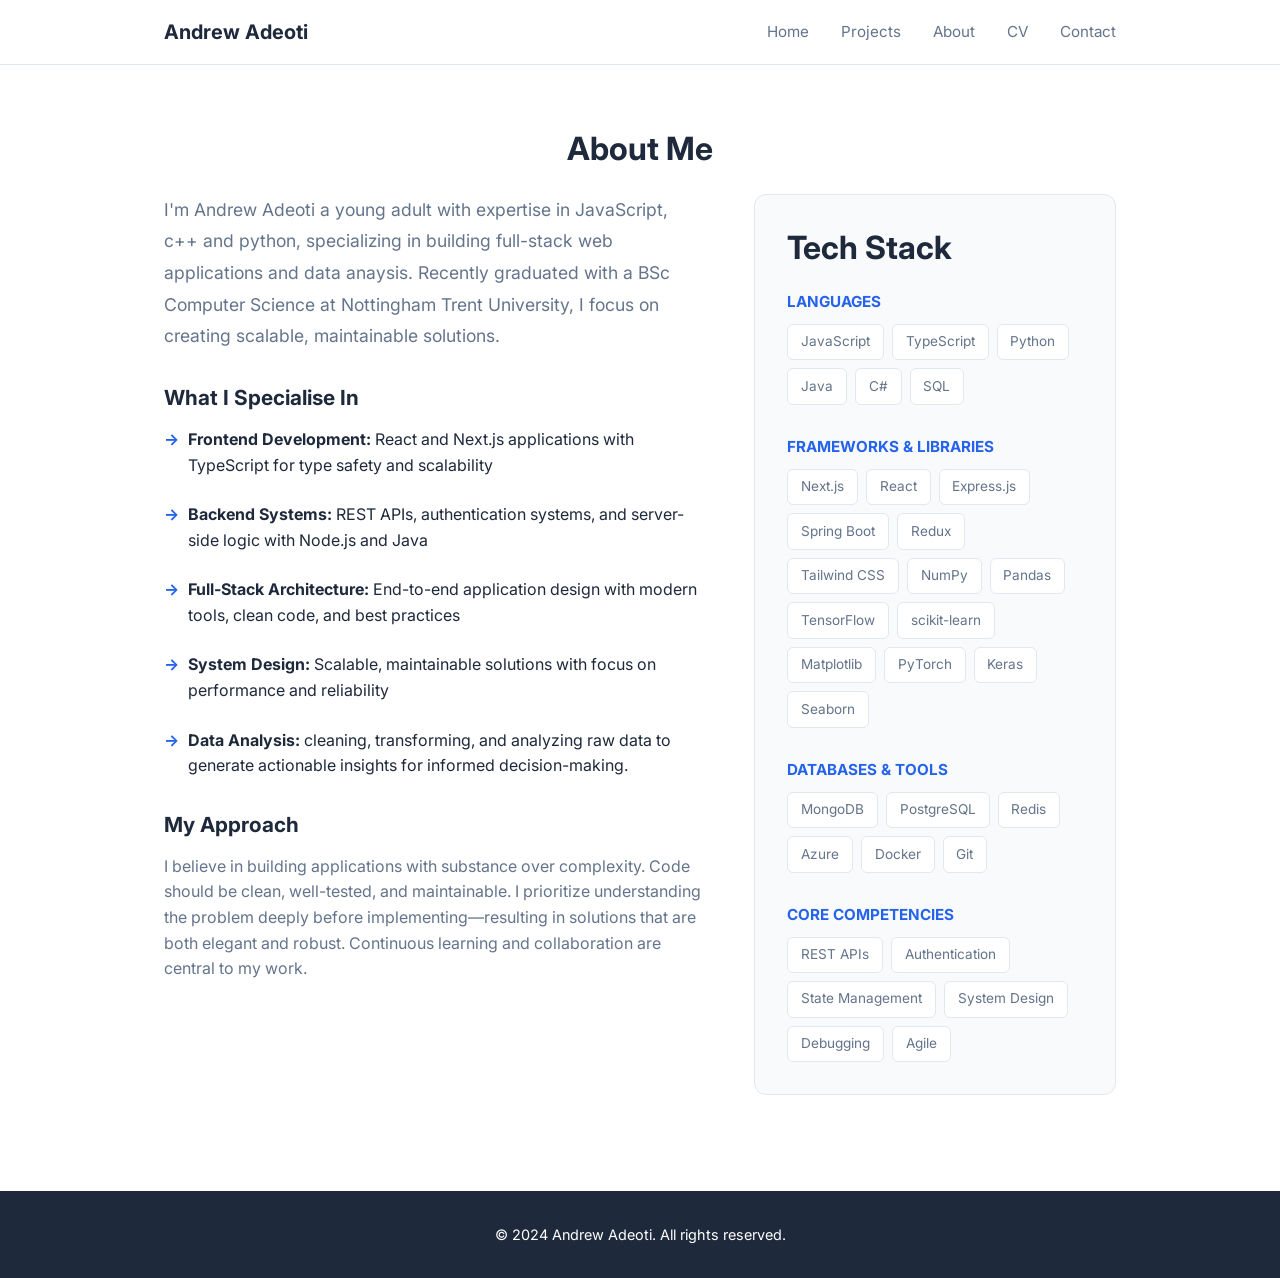
<file: about.html>
<!DOCTYPE html>
<html lang="en">
<head>
    <meta charset="UTF-8">
    <meta name="viewport" content="width=device-width, initial-scale=1.0">
    <title>About Andrew Adeoti - Software Developer</title>
    <link rel="stylesheet" href="styles.css">
    <link href="https://fonts.googleapis.com/css2?family=Inter:wght@400;500;600;700&display=swap" rel="stylesheet">
    <link rel="stylesheet" href="https://cdnjs.cloudflare.com/ajax/libs/font-awesome/6.0.0/css/all.min.css">
</head>
<body>
    <!-- Navigation -->
    <nav class="navbar">
        <div class="nav-container">
            <a href="index.html" class="nav-logo">Andrew Adeoti</a>
            <ul class="nav-menu">
                <li><a href="index.html" class="nav-link">Home</a></li>
                <li><a href="projects.html" class="nav-link">Projects</a></li>
                <li><a href="about.html" class="nav-link">About</a></li>
                <li><a href="cv.html" class="nav-link">CV</a></li>
                <li><a href="index.html#contact" class="nav-link">Contact</a></li>
            </ul>
            <div class="nav-theme-toggle" style="display: none;">
                <button class="theme-toggle" aria-label="Toggle dark mode">
                    <i class="fas fa-sun"></i>
                </button>
            </div>
            <div class="hamburger">
                <span class="bar"></span>
                <span class="bar"></span>
                <span class="bar"></span>
            </div>
        </div>
    </nav>

    <main style="padding-top: 80px;">
        <!-- About Section -->
        <section class="about-full">
            <div class="container">
                <h1 class="section-title">About Me</h1>
                
                <div class="about-content">
                    <div class="about-intro">
                        <p style="font-size: 1.1rem; line-height: 1.8; margin-bottom: 1.5rem;">
                            I'm Andrew Adeoti a young adult with expertise in JavaScript, c++ and python, specializing in building full-stack web applications and data anaysis. Recently graduated with a BSc Computer Science at Nottingham Trent University, I focus on creating scalable, maintainable solutions.
                        </p>
                        
                        <h2 style="margin-top: 2rem; margin-bottom: 1rem;">What I Specialise In</h2>
                        <ul class="specialties-list">
                            <li><strong>Frontend Development:</strong> React and Next.js applications with TypeScript for type safety and scalability</li>
                            <li><strong>Backend Systems:</strong> REST APIs, authentication systems, and server-side logic with Node.js and Java</li>
                            <li><strong>Full-Stack Architecture:</strong> End-to-end application design with modern tools, clean code, and best practices</li>
                            <li><strong>System Design:</strong> Scalable, maintainable solutions with focus on performance and reliability</li>
                            <li><strong>Data Analysis:</strong> cleaning, transforming, and analyzing raw data to generate actionable insights for informed decision-making.</li>
                        </ul>

                        <h2 style="margin-top: 2rem; margin-bottom: 1rem;">My Approach</h2>
                        <p style="color: var(--text-secondary);">
                            I believe in building applications with substance over complexity. Code should be clean, well-tested, and maintainable. I prioritize understanding the problem deeply before implementing—resulting in solutions that are both elegant and robust. Continuous learning and collaboration are central to my work.
                        </p>
                    </div>

                    <div class="about-tech-stack">
                        <h2 style="margin-bottom: 1.5rem;">Tech Stack</h2>
                        
                        <div class="stack-group">
                            <h3 style="font-size: 0.95rem; color: var(--primary); text-transform: uppercase; font-weight: 700; margin-bottom: 0.75rem;">Languages</h3>
                            <div class="skill-badges">
                                <span>JavaScript</span>
                                <span>TypeScript</span>
                                <span>Python</span>
                                <span>Java</span>
                                <span>C#</span>
                                <span>SQL</span>
                            </div>
                        </div>

                        <div class="stack-group">
                            <h3 style="font-size: 0.95rem; color: var(--primary); text-transform: uppercase; font-weight: 700; margin-bottom: 0.75rem;">Frameworks & Libraries</h3>
                            <div class="skill-badges">
                                <span>Next.js</span>
                                <span>React</span>
                                <span>Express.js</span>
                                <span>Spring Boot</span>
                                <span>Redux</span>
                                <span>Tailwind CSS</span>
                                <span>NumPy</span>
                                <span>Pandas</span>
                                <span>TensorFlow</span>
                                <span>scikit-learn</span>
                                <span>Matplotlib</span>
                                <span>PyTorch</span>
                                <span>Keras</span>
                                <span>Seaborn</span>
                            </div>
                        </div>

                        <div class="stack-group">
                            <h3 style="font-size: 0.95rem; color: var(--primary); text-transform: uppercase; font-weight: 700; margin-bottom: 0.75rem;">Databases & Tools</h3>
                            <div class="skill-badges">
                                <span>MongoDB</span>
                                <span>PostgreSQL</span>
                                <span>Redis</span>
                                <span>Azure</span>
                                <span>Docker</span>
                                <span>Git</span>
                            </div>
                        </div>

                        <div class="stack-group">
                            <h3 style="font-size: 0.95rem; color: var(--primary); text-transform: uppercase; font-weight: 700; margin-bottom: 0.75rem;">Core Competencies</h3>
                            <div class="skill-badges">
                                <span>REST APIs</span>
                                <span>Authentication</span>
                                <span>State Management</span>
                                <span>System Design</span>
                                <span>Debugging</span>
                                <span>Agile</span>
                            </div>
                        </div>
                    </div>
                </div>

                <div class="about-cta" style="margin-top: 3rem; text-align: center;">

                </div>
            </div>
        </section>
    </main>

    <!-- Footer -->
    <footer class="footer">
        <div class="container">
            <p>&copy; 2024 Andrew Adeoti. All rights reserved.</p>
        </div>
    </footer>

    <script src="script.js"></script>
</body>
</html>
</file>
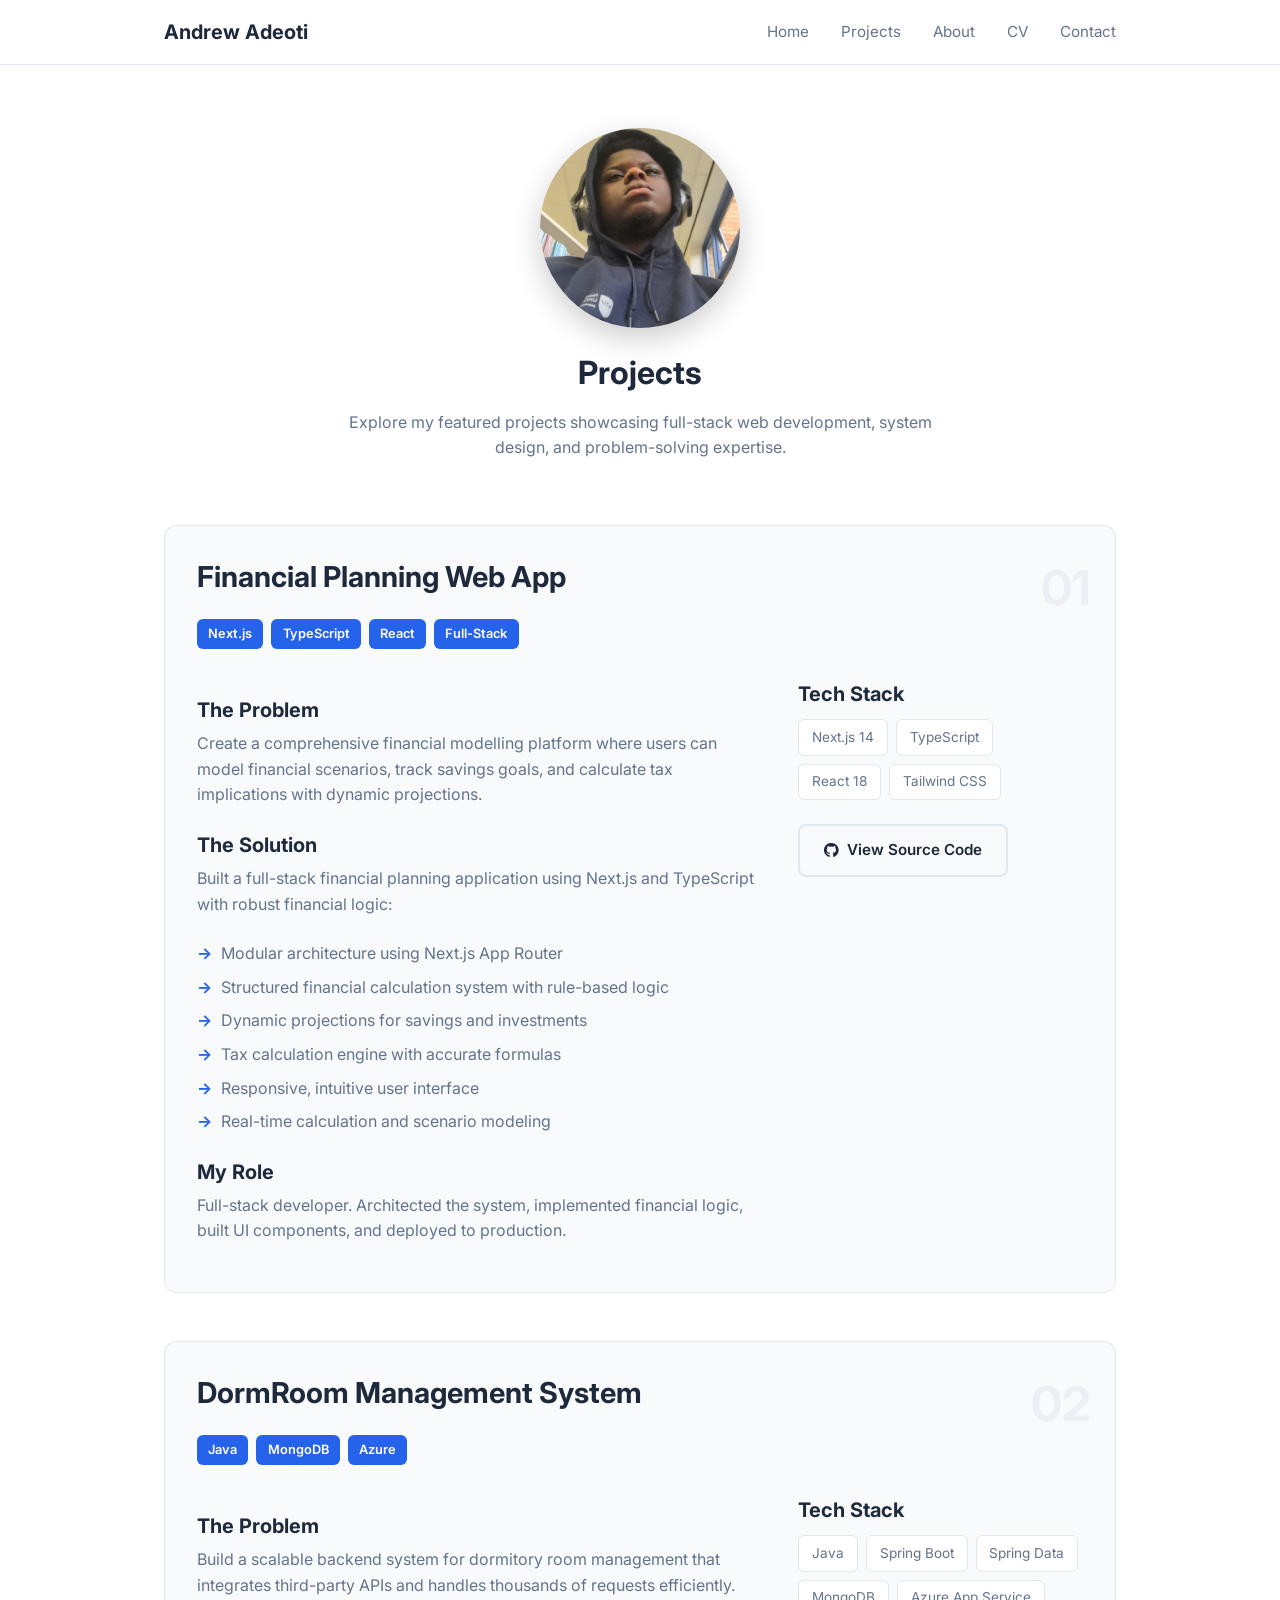
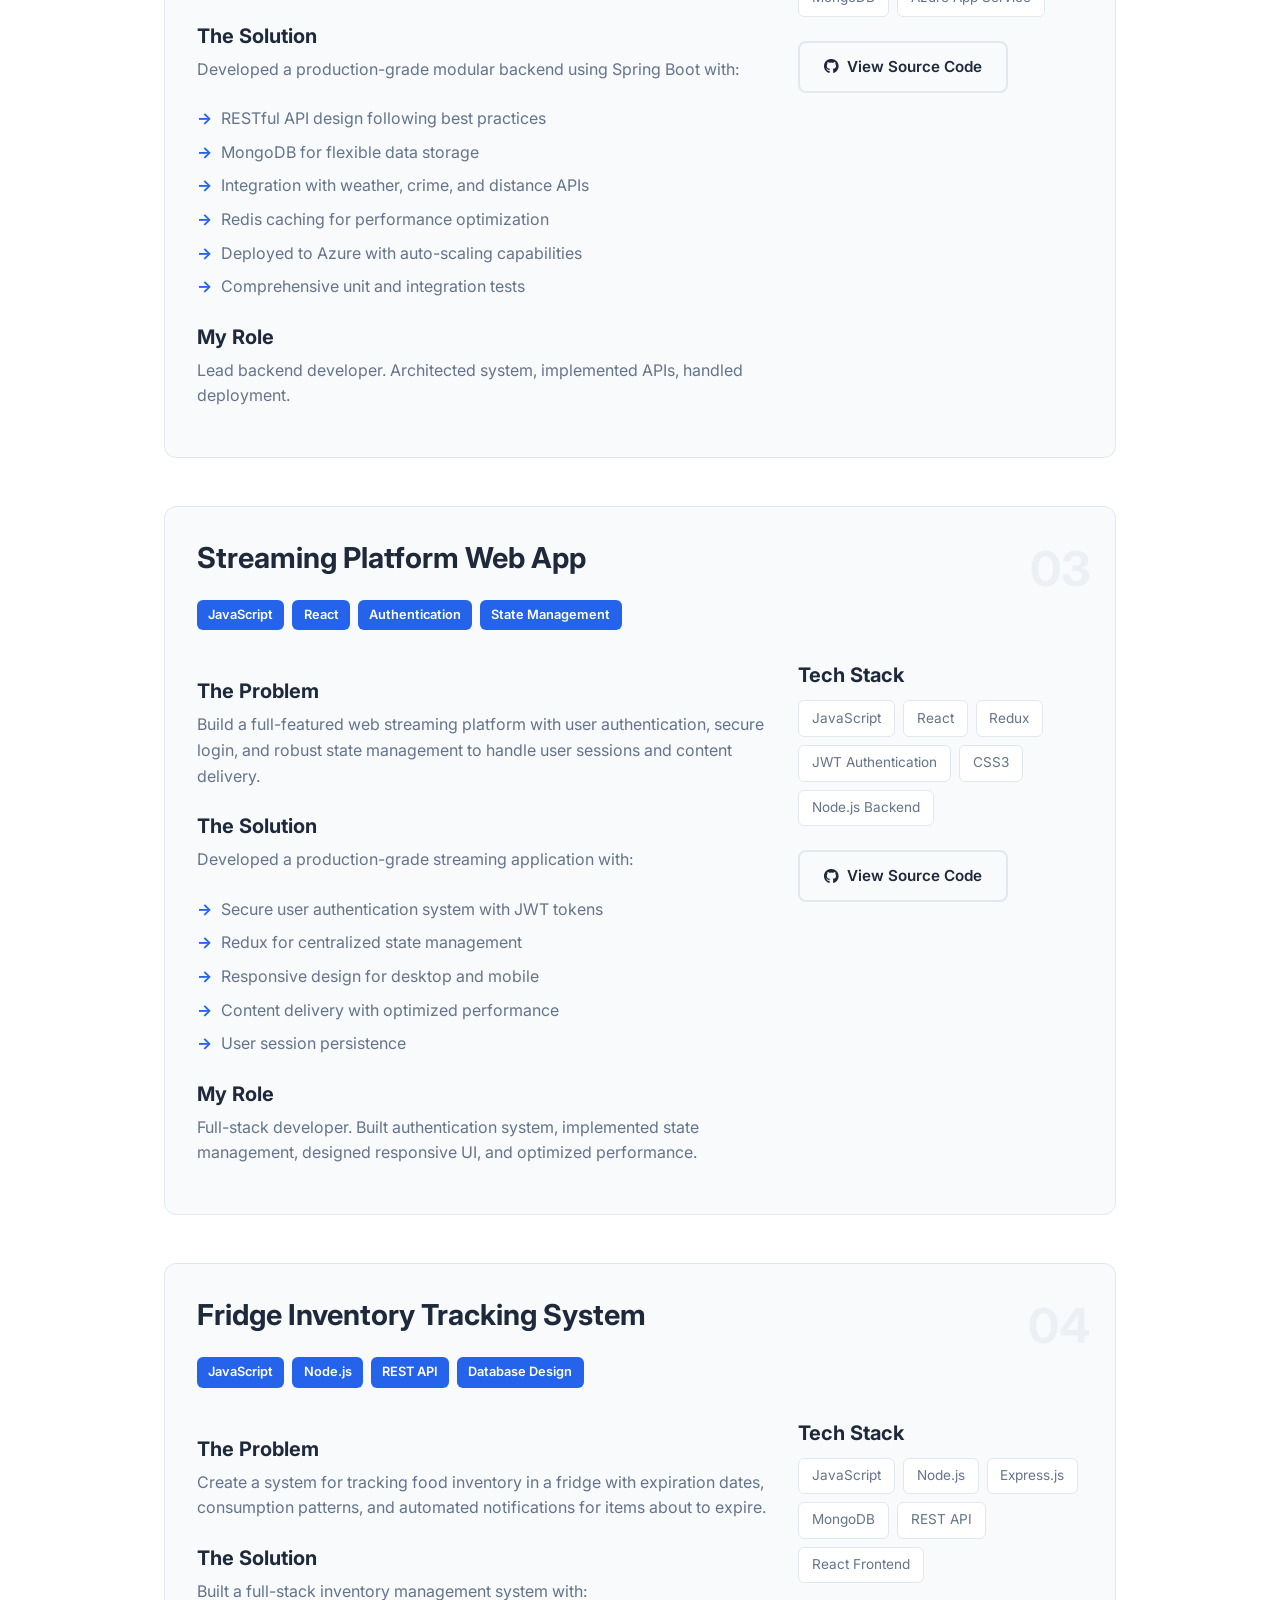
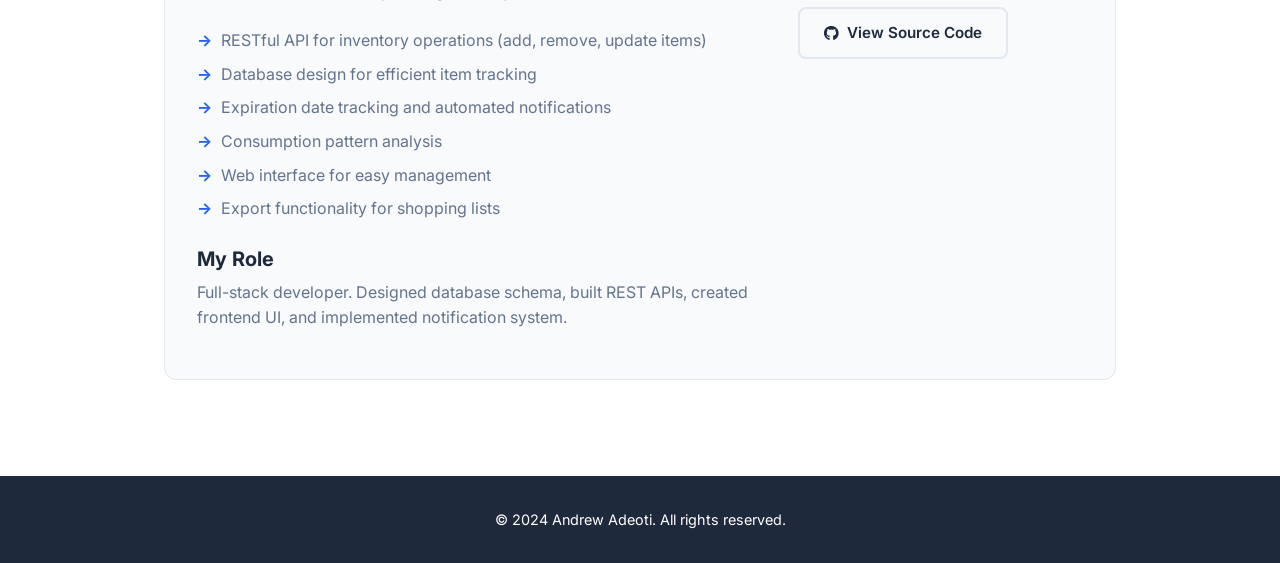
<file: projects.html>
<!DOCTYPE html>
<html lang="en">
<head>
    <meta charset="UTF-8">
    <meta name="viewport" content="width=device-width, initial-scale=1.0">
    <title>Projects - Andrew Adeoti - Software Developer</title>
    <link rel="stylesheet" href="styles.css">
    <link href="https://fonts.googleapis.com/css2?family=Inter:wght@400;500;600;700&display=swap" rel="stylesheet">
    <link rel="stylesheet" href="https://cdnjs.cloudflare.com/ajax/libs/font-awesome/6.0.0/css/all.min.css">
</head>
<body>
    <!-- Navigation -->
    <nav class="navbar">
        <div class="nav-container">
            <a href="index.html" class="nav-logo">Andrew Adeoti</a>
            <ul class="nav-menu">
                <li><a href="index.html" class="nav-link">Home</a></li>
                <li><a href="projects.html" class="nav-link">Projects</a></li>
                <li><a href="about.html" class="nav-link">About</a></li>
                <li><a href="cv.html" class="nav-link">CV</a></li>
                <li><a href="index.html#contact" class="nav-link">Contact</a></li>
            </ul>
            <div class="nav-theme-toggle" style="display: none;">
                <button class="theme-toggle" aria-label="Toggle dark mode">
                    <i class="fas fa-sun"></i>
                </button>
            </div>
            <div class="hamburger">
                <span class="bar"></span>
                <span class="bar"></span>
                <span class="bar"></span>
            </div>
        </div>
    </nav>

    <main style="padding-top: 80px;">
        <section class="projects-full">
            <div class="container">
                <div style="display: flex; flex-direction: column; align-items: center; margin-bottom: 3rem;">
                    <img src="projects.jpg" alt="Andrew Adeoti" style="width: 200px; height: 200px; border-radius: 50%; object-fit: cover; box-shadow: 0 10px 30px rgba(0,0,0,0.2); margin-bottom: 1.5rem;">
                    <h1 class="section-title" style="margin: 0;">Projects</h1>
                    <p style="text-align: center; color: var(--text-secondary); max-width: 600px; margin-top: 1rem;">Explore my featured projects showcasing full-stack web development, system design, and problem-solving expertise.</p>
                </div>
            
                <!-- Project 1 -->
                <article class="detailed-project">
                    <div class="project-number">01</div>
                    <h2>Financial Planning Web App</h2>
                    <div class="project-meta">
                        <span class="badge">Next.js</span>
                        <span class="badge">TypeScript</span>
                        <span class="badge">React</span>
                        <span class="badge">Full-Stack</span>
                    </div>

                    <div class="project-details">
                        <div>
                            <h3 style="margin-top: 1rem; margin-bottom: 0.5rem;">The Problem</h3>
                            <p>
                                Create a comprehensive financial modelling platform where users can model financial scenarios, track savings goals, and calculate tax implications with dynamic projections.
                            </p>

                            <h3 style="margin-top: 1.5rem; margin-bottom: 0.5rem;">The Solution</h3>
                            <p>
                                Built a full-stack financial planning application using Next.js and TypeScript with robust financial logic:
                            </p>
                            <ul class="project-list">
                                <li>Modular architecture using Next.js App Router</li>
                                <li>Structured financial calculation system with rule-based logic</li>
                                <li>Dynamic projections for savings and investments</li>
                                <li>Tax calculation engine with accurate formulas</li>
                                <li>Responsive, intuitive user interface</li>
                                <li>Real-time calculation and scenario modeling</li>
                            </ul>

                            <h3 style="margin-top: 1.5rem; margin-bottom: 0.5rem;">My Role</h3>
                            <p>Full-stack developer. Architected the system, implemented financial logic, built UI components, and deployed to production.</p>
                        </div>
                        <div>
                            <h3 style="margin-bottom: 0.75rem;">Tech Stack</h3>
                            <div class="tech-list">
                                <span>Next.js 14</span>
                                <span>TypeScript</span>
                                <span>React 18</span>
                                <span>Tailwind CSS</span>
                            </div>
                            
                            <div class="project-links" style="margin-top: 1.5rem;">
                                <a href="https://github.com/andrewadeoti?tab=repositories" target="_blank" rel="noopener" class="btn btn-secondary">
                                    <i class="fab fa-github"></i> View Source Code
                                </a>
                            </div>
                        </div>
                    </div>
                </article>

                <!-- Project 2 -->
                <article class="detailed-project">
                    <div class="project-number">02</div>
                    <h2>DormRoom Management System</h2>
                    <div class="project-meta">
                        <span class="badge">Java</span>                  
                        <span class="badge">MongoDB</span>
                        <span class="badge">Azure</span>
                    </div>

                    <div class="project-details">
                        <div>
                            <h3 style="margin-top: 1rem; margin-bottom: 0.5rem;">The Problem</h3>
                            <p>
                                Build a scalable backend system for dormitory room management that integrates third-party APIs and handles thousands of requests efficiently.
                            </p>

                            <h3 style="margin-top: 1.5rem; margin-bottom: 0.5rem;">The Solution</h3>
                            <p>
                                Developed a production-grade modular backend using Spring Boot with:
                            </p>
                            <ul class="project-list">
                                <li>RESTful API design following best practices</li>
                                <li>MongoDB for flexible data storage</li>
                                <li>Integration with weather, crime, and distance APIs</li>
                                <li>Redis caching for performance optimization</li>
                                <li>Deployed to Azure with auto-scaling capabilities</li>
                                <li>Comprehensive unit and integration tests</li>
                            </ul>

                            <h3 style="margin-top: 1.5rem; margin-bottom: 0.5rem;">My Role</h3>
                            <p>Lead backend developer. Architected system, implemented APIs, handled deployment.</p>
                        </div>
                        <div>
                            <h3 style="margin-bottom: 0.75rem;">Tech Stack</h3>
                            <div class="tech-list">
                                <span>Java</span>
                                <span>Spring Boot</span>
                                <span>Spring Data</span>
                                <span>MongoDB</span>
                                <span>Azure App Service</span>
                            </div>
                            
                            <div class="project-links" style="margin-top: 1.5rem;">
                                <a href="https://github.com/andrewadeoti?tab=repositories" target="_blank" rel="noopener" class="btn btn-secondary">
                                    <i class="fab fa-github"></i> View Source Code
                                </a>
                            </div>
                        </div>
                    </div>
                </article>

                <!-- Project 3 -->
                <article class="detailed-project">
                    <div class="project-number">03</div>
                    <h2>Streaming Platform Web App</h2>
                    <div class="project-meta">
                        <span class="badge">JavaScript</span>
                        <span class="badge">React</span>
                        <span class="badge">Authentication</span>
                        <span class="badge">State Management</span>
                    </div>

                    <div class="project-details">
                        <div>
                            <h3 style="margin-top: 1rem; margin-bottom: 0.5rem;">The Problem</h3>
                            <p>
                                Build a full-featured web streaming platform with user authentication, secure login, and robust state management to handle user sessions and content delivery.
                            </p>

                            <h3 style="margin-top: 1.5rem; margin-bottom: 0.5rem;">The Solution</h3>
                            <p>
                                Developed a production-grade streaming application with:
                            </p>
                            <ul class="project-list">
                                <li>Secure user authentication system with JWT tokens</li>
                                <li>Redux for centralized state management</li>
                                <li>Responsive design for desktop and mobile</li>
                                <li>Content delivery with optimized performance</li>
                                <li>User session persistence</li>
                                
                            </ul>

                            <h3 style="margin-top: 1.5rem; margin-bottom: 0.5rem;">My Role</h3>
                            <p>Full-stack developer. Built authentication system, implemented state management, designed responsive UI, and optimized performance.</p>
                        </div>
                        <div>
                            <h3 style="margin-bottom: 0.75rem;">Tech Stack</h3>
                            <div class="tech-list">
                                <span>JavaScript</span>
                                <span>React</span>
                                <span>Redux</span>
                                <span>JWT Authentication</span>
                                <span>CSS3</span>
                                <span>Node.js Backend</span>
                            </div>
                            
                            <div class="project-links" style="margin-top: 1.5rem;">
                                <a href="https://github.com/andrewadeoti?tab=repositories" target="_blank" rel="noopener" class="btn btn-secondary">
                                    <i class="fab fa-github"></i> View Source Code
                                </a>
                            </div>
                        </div>
                    </div>
                </article>

                <!-- Project 4 -->
                <article class="detailed-project">
                    <div class="project-number">04</div>
                    <h2>Fridge Inventory Tracking System</h2>
                    <div class="project-meta">
                        <span class="badge">JavaScript</span>
                        <span class="badge">Node.js</span>
                        <span class="badge">REST API</span>
                        <span class="badge">Database Design</span>
                    </div>

                    <div class="project-details">
                        <div>
                            <h3 style="margin-top: 1rem; margin-bottom: 0.5rem;">The Problem</h3>
                            <p>
                                Create a system for tracking food inventory in a fridge with expiration dates, consumption patterns, and automated notifications for items about to expire.
                            </p>

                            <h3 style="margin-top: 1.5rem; margin-bottom: 0.5rem;">The Solution</h3>
                            <p>
                                Built a full-stack inventory management system with:
                            </p>
                            <ul class="project-list">
                                <li>RESTful API for inventory operations (add, remove, update items)</li>
                                <li>Database design for efficient item tracking</li>
                                <li>Expiration date tracking and automated notifications</li>
                                <li>Consumption pattern analysis</li>
                                <li>Web interface for easy management</li>
                                <li>Export functionality for shopping lists</li>
                            </ul>

                            <h3 style="margin-top: 1.5rem; margin-bottom: 0.5rem;">My Role</h3>
                            <p>Full-stack developer. Designed database schema, built REST APIs, created frontend UI, and implemented notification system.</p>
                        </div>
                        <div>
                            <h3 style="margin-bottom: 0.75rem;">Tech Stack</h3>
                            <div class="tech-list">
                                <span>JavaScript</span>
                                <span>Node.js</span>
                                <span>Express.js</span>
                                <span>MongoDB</span>
                                <span>REST API</span>
                                <span>React Frontend</span>
                            </div>
                            
                            <div class="project-links" style="margin-top: 1.5rem;">
                                <a href="https://github.com/andrewadeoti?tab=repositories" target="_blank" rel="noopener" class="btn btn-secondary">
                                    <i class="fab fa-github"></i> View Source Code
                                </a>
                            </div>
                        </div>
                    </div>
                </article>
            </div>
        </section>
    </main>

    <!-- Footer -->
    <footer class="footer">
        <div class="container">
            <p>&copy; 2024 Andrew Adeoti. All rights reserved.</p>
        </div>
    </footer>

    <script src="script.js"></script>
</body>
</html>
</file>
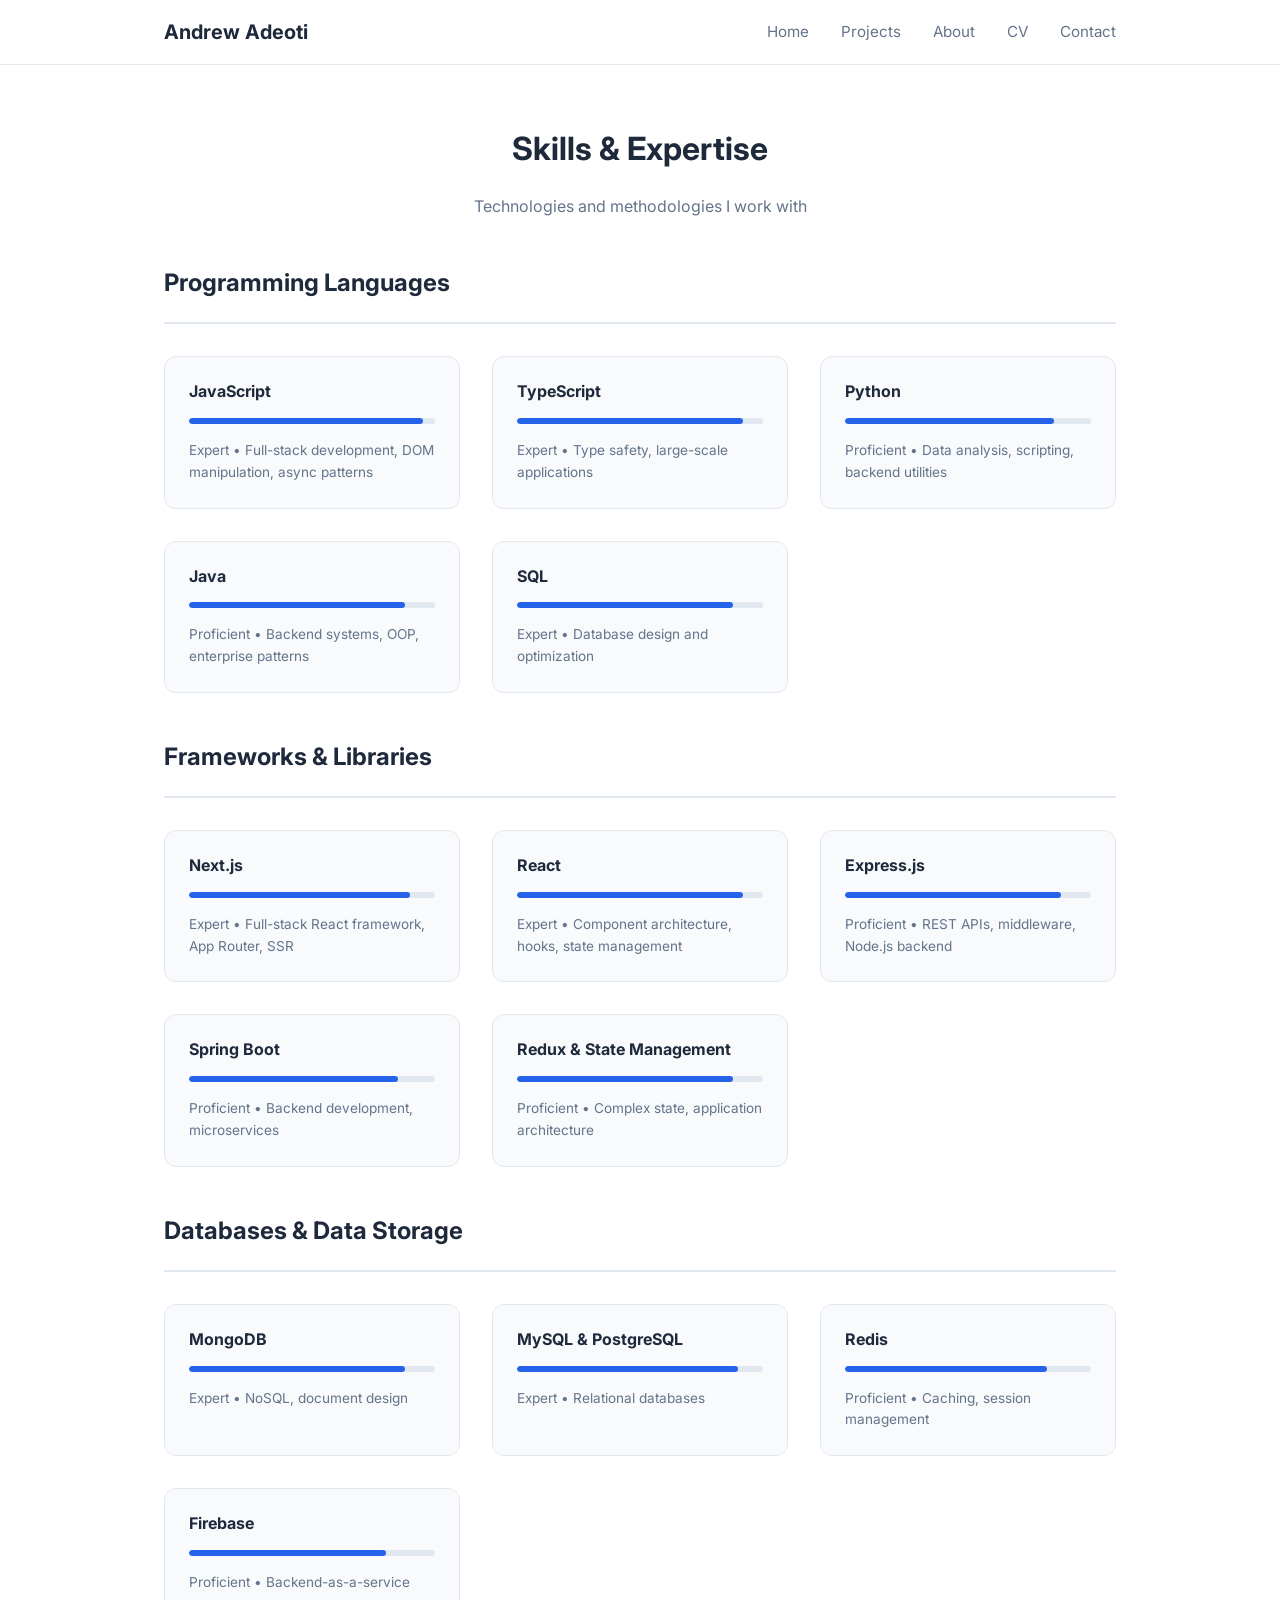
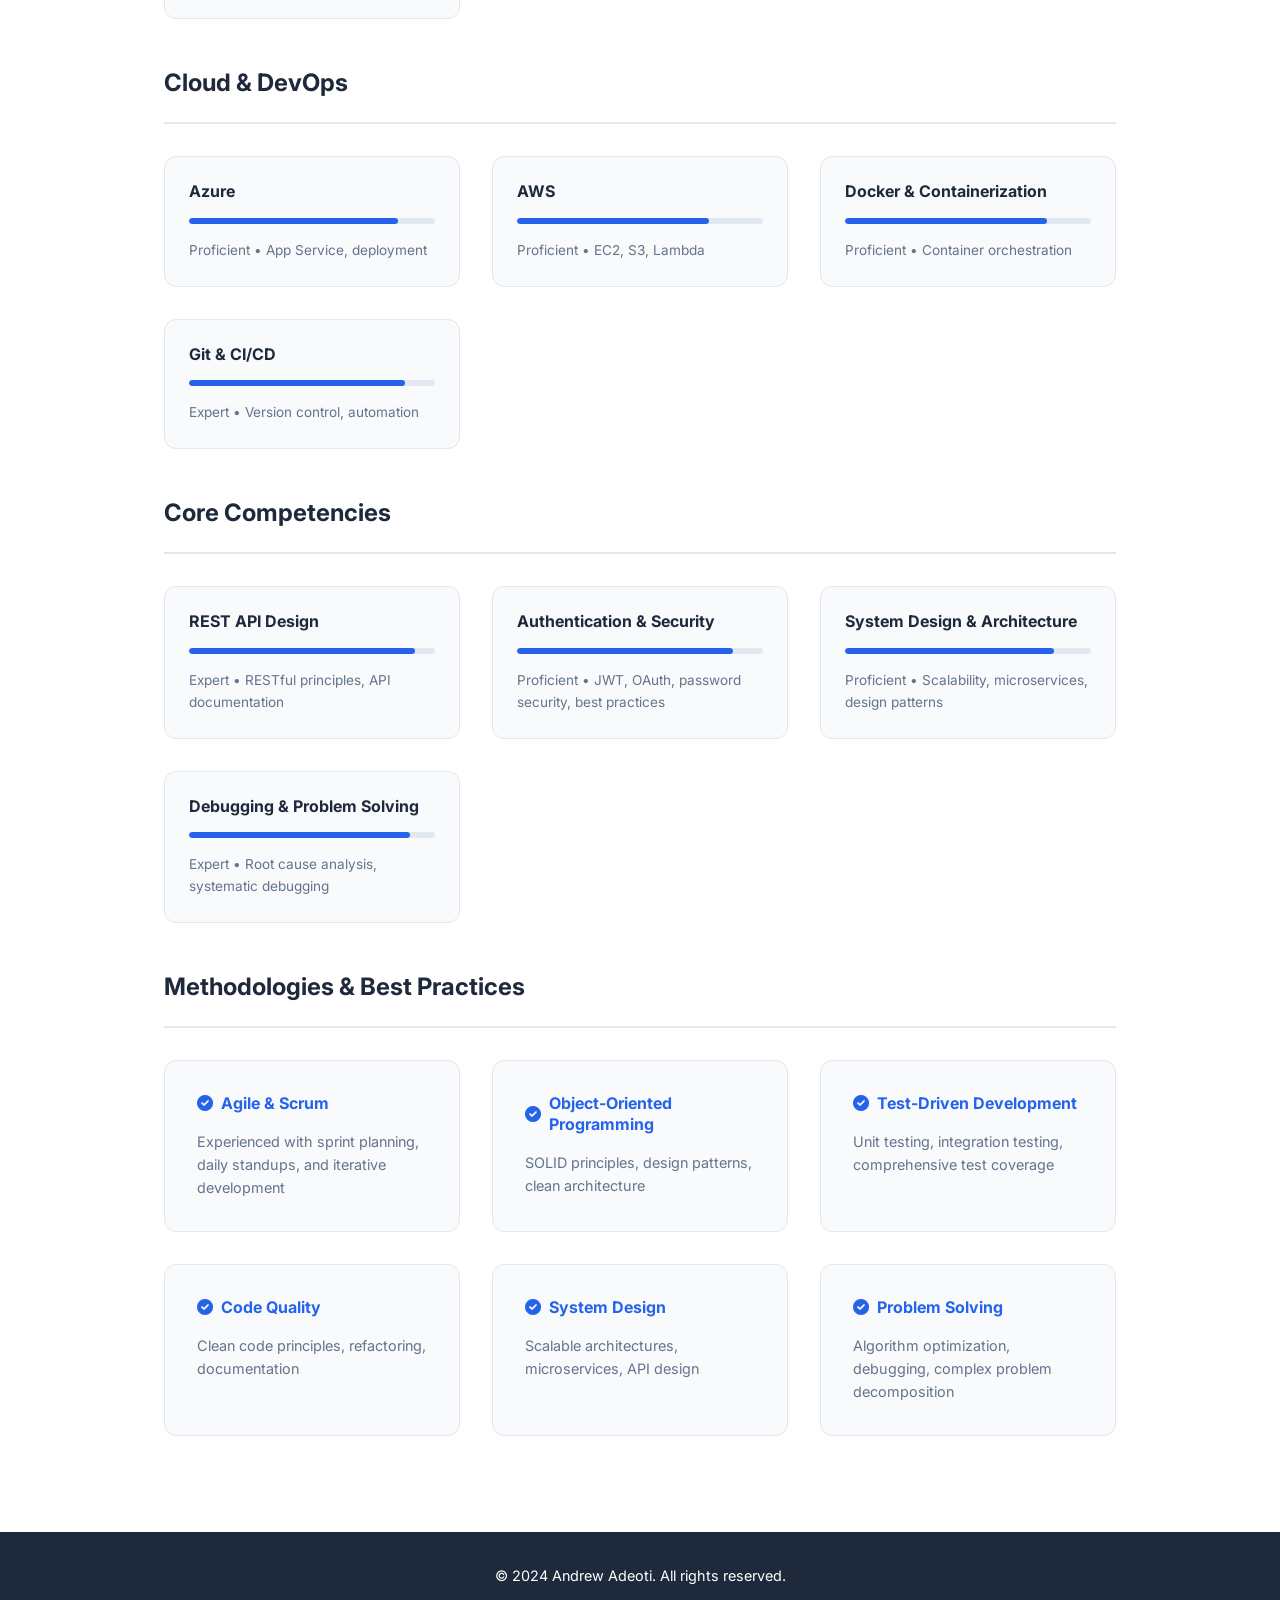
<file: skills.html>
<!DOCTYPE html>
<html lang="en">
<head>
    <meta charset="UTF-8">
    <meta name="viewport" content="width=device-width, initial-scale=1.0">
    <title>Skills - Andrew Adeoti - Software Developer</title>
    <link rel="stylesheet" href="styles.css">
    <link href="https://fonts.googleapis.com/css2?family=Inter:wght@400;500;600;700&display=swap" rel="stylesheet">
    <link rel="stylesheet" href="https://cdnjs.cloudflare.com/ajax/libs/font-awesome/6.0.0/css/all.min.css">
</head>
<body>
    <!-- Navigation -->
    <nav class="navbar">
        <div class="nav-container">
            <a href="index.html" class="nav-logo">Andrew Adeoti</a>
            <ul class="nav-menu">
                <li><a href="index.html" class="nav-link">Home</a></li>
                <li><a href="projects.html" class="nav-link">Projects</a></li>
                <li><a href="about.html" class="nav-link">About</a></li>
                <li><a href="cv.html" class="nav-link">CV</a></li>
                <li><a href="index.html#contact" class="nav-link">Contact</a></li>
            </ul>
            <div class="nav-theme-toggle" style="display: none;">
                <button class="theme-toggle" aria-label="Toggle dark mode">
                    <i class="fas fa-sun"></i>
                </button>
            </div>
            <div class="hamburger">
                <span class="bar"></span>
                <span class="bar"></span>
                <span class="bar"></span>
            </div>
        </div>
    </nav>

    <main style="padding-top: 80px;">
        <section class="skills-page">
            <div class="container">
                <h1 class="section-title">Skills & Expertise</h1>
                <p class="section-subtitle">Technologies and methodologies I work with</p>

                <!-- Programming Languages -->
                <div class="skill-category-section">
                    <h2 class="category-heading">Programming Languages</h2>
                    <div class="skills-showcase">
                        <div class="skill-item">
                            <h3>JavaScript</h3>
                            <div class="skill-bar">
                                <div class="skill-fill" style="width: 95%"></div>
                            </div>
                            <p class="skill-desc">Expert • Full-stack development, DOM manipulation, async patterns</p>
                        </div>
                        <div class="skill-item">
                            <h3>TypeScript</h3>
                            <div class="skill-bar">
                                <div class="skill-fill" style="width: 92%"></div>
                            </div>
                            <p class="skill-desc">Expert • Type safety, large-scale applications</p>
                        </div>
                        <div class="skill-item">
                            <h3>Python</h3>
                            <div class="skill-bar">
                                <div class="skill-fill" style="width: 85%"></div>
                            </div>
                            <p class="skill-desc">Proficient • Data analysis, scripting, backend utilities</p>
                        </div>
                        <div class="skill-item">
                            <h3>Java</h3>
                            <div class="skill-bar">
                                <div class="skill-fill" style="width: 88%"></div>
                            </div>
                            <p class="skill-desc">Proficient • Backend systems, OOP, enterprise patterns</p>
                        </div>
                        <div class="skill-item">
                            <h3>SQL</h3>
                            <div class="skill-bar">
                                <div class="skill-fill" style="width: 88%"></div>
                            </div>
                            <p class="skill-desc">Expert • Database design and optimization</p>
                        </div>
                    </div>
                </div>

                <!-- Frameworks & Libraries -->
                <div class="skill-category-section">
                    <h2 class="category-heading">Frameworks & Libraries</h2>
                    <div class="skills-showcase">
                        <div class="skill-item">
                            <h3>Next.js</h3>
                            <div class="skill-bar">
                                <div class="skill-fill" style="width: 90%"></div>
                            </div>
                            <p class="skill-desc">Expert • Full-stack React framework, App Router, SSR</p>
                        </div>
                        <div class="skill-item">
                            <h3>React</h3>
                            <div class="skill-bar">
                                <div class="skill-fill" style="width: 92%"></div>
                            </div>
                            <p class="skill-desc">Expert • Component architecture, hooks, state management</p>
                        </div>
                        <div class="skill-item">
                            <h3>Express.js</h3>
                            <div class="skill-bar">
                                <div class="skill-fill" style="width: 88%"></div>
                            </div>
                            <p class="skill-desc">Proficient • REST APIs, middleware, Node.js backend</p>
                        </div>
                        <div class="skill-item">
                            <h3>Spring Boot</h3>
                            <div class="skill-bar">
                                <div class="skill-fill" style="width: 85%"></div>
                            </div>
                            <p class="skill-desc">Proficient • Backend development, microservices</p>
                        </div>
                        <div class="skill-item">
                            <h3>Redux & State Management</h3>
                            <div class="skill-bar">
                                <div class="skill-fill" style="width: 88%"></div>
                            </div>
                            <p class="skill-desc">Proficient • Complex state, application architecture</p>
                        </div>
                    </div>
                </div>

                <!-- Databases & Storage -->
                <div class="skill-category-section">
                    <h2 class="category-heading">Databases & Data Storage</h2>
                    <div class="skills-showcase">
                        <div class="skill-item">
                            <h3>MongoDB</h3>
                            <div class="skill-bar">
                                <div class="skill-fill" style="width: 88%"></div>
                            </div>
                            <p class="skill-desc">Expert • NoSQL, document design</p>
                        </div>
                        <div class="skill-item">
                            <h3>MySQL & PostgreSQL</h3>
                            <div class="skill-bar">
                                <div class="skill-fill" style="width: 90%"></div>
                            </div>
                            <p class="skill-desc">Expert • Relational databases</p>
                        </div>
                        <div class="skill-item">
                            <h3>Redis</h3>
                            <div class="skill-bar">
                                <div class="skill-fill" style="width: 82%"></div>
                            </div>
                            <p class="skill-desc">Proficient • Caching, session management</p>
                        </div>
                        <div class="skill-item">
                            <h3>Firebase</h3>
                            <div class="skill-bar">
                                <div class="skill-fill" style="width: 80%"></div>
                            </div>
                            <p class="skill-desc">Proficient • Backend-as-a-service</p>
                        </div>
                    </div>
                </div>

                <!-- Cloud & DevOps -->
                <div class="skill-category-section">
                    <h2 class="category-heading">Cloud & DevOps</h2>
                    <div class="skills-showcase">
                        <div class="skill-item">
                            <h3>Azure</h3>
                            <div class="skill-bar">
                                <div class="skill-fill" style="width: 85%"></div>
                            </div>
                            <p class="skill-desc">Proficient • App Service, deployment</p>
                        </div>
                        <div class="skill-item">
                            <h3>AWS</h3>
                            <div class="skill-bar">
                                <div class="skill-fill" style="width: 78%"></div>
                            </div>
                            <p class="skill-desc">Proficient • EC2, S3, Lambda</p>
                        </div>
                        <div class="skill-item">
                            <h3>Docker & Containerization</h3>
                            <div class="skill-bar">
                                <div class="skill-fill" style="width: 82%"></div>
                            </div>
                            <p class="skill-desc">Proficient • Container orchestration</p>
                        </div>
                        <div class="skill-item">
                            <h3>Git & CI/CD</h3>
                            <div class="skill-bar">
                                <div class="skill-fill" style="width: 88%"></div>
                            </div>
                            <p class="skill-desc">Expert • Version control, automation</p>
                        </div>
                    </div>
                </div>

                <!-- Core Competencies -->
                <div class="skill-category-section">
                    <h2 class="category-heading">Core Competencies</h2>
                    <div class="skills-showcase">
                        <div class="skill-item">
                            <h3>REST API Design</h3>
                            <div class="skill-bar">
                                <div class="skill-fill" style="width: 92%"></div>
                            </div>
                            <p class="skill-desc">Expert • RESTful principles, API documentation</p>
                        </div>
                        <div class="skill-item">
                            <h3>Authentication & Security</h3>
                            <div class="skill-bar">
                                <div class="skill-fill" style="width: 88%"></div>
                            </div>
                            <p class="skill-desc">Proficient • JWT, OAuth, password security, best practices</p>
                        </div>
                        <div class="skill-item">
                            <h3>System Design & Architecture</h3>
                            <div class="skill-bar">
                                <div class="skill-fill" style="width: 85%"></div>
                            </div>
                            <p class="skill-desc">Proficient • Scalability, microservices, design patterns</p>
                        </div>
                        <div class="skill-item">
                            <h3>Debugging & Problem Solving</h3>
                            <div class="skill-bar">
                                <div class="skill-fill" style="width: 90%"></div>
                            </div>
                            <p class="skill-desc">Expert • Root cause analysis, systematic debugging</p>
                        </div>
                    </div>
                </div>

                <!-- Methodologies & Practices -->
                <div class="skill-category-section">
                    <h2 class="category-heading">Methodologies & Best Practices</h2>
                    <div class="practices-grid">
                        <div class="practice-card">
                            <h3><i class="fas fa-check-circle"></i> Agile & Scrum</h3>
                            <p>Experienced with sprint planning, daily standups, and iterative development</p>
                        </div>
                        <div class="practice-card">
                            <h3><i class="fas fa-check-circle"></i> Object-Oriented Programming</h3>
                            <p>SOLID principles, design patterns, clean architecture</p>
                        </div>
                        <div class="practice-card">
                            <h3><i class="fas fa-check-circle"></i> Test-Driven Development</h3>
                            <p>Unit testing, integration testing, comprehensive test coverage</p>
                        </div>
                        <div class="practice-card">
                            <h3><i class="fas fa-check-circle"></i> Code Quality</h3>
                            <p>Clean code principles, refactoring, documentation</p>
                        </div>
                        <div class="practice-card">
                            <h3><i class="fas fa-check-circle"></i> System Design</h3>
                            <p>Scalable architectures, microservices, API design</p>
                        </div>
                        <div class="practice-card">
                            <h3><i class="fas fa-check-circle"></i> Problem Solving</h3>
                            <p>Algorithm optimization, debugging, complex problem decomposition</p>
                        </div>
                    </div>
                </div>
            </div>
        </section>
    </main>

    <!-- Footer -->
    <footer class="footer">
        <div class="container">
            <p>&copy; 2024 Andrew Adeoti. All rights reserved.</p>
        </div>
    </footer>

    <script src="script.js"></script>
</body>
</html>
</file>
<file: styles.css>
/* ====== VARIABLES & THEME ====== */
:root {
    --primary: #2563eb;
    --primary-dark: #1e40af;
    --bg-primary: #ffffff;
    --bg-secondary: #f8fafc;
    --text-primary: #1e293b;
    --text-secondary: #64748b;
    --border: #e2e8f0;
    --shadow-sm: 0 1px 2px 0 rgba(0, 0, 0, 0.05);
    --shadow-md: 0 4px 12px 0 rgba(0, 0, 0, 0.1);
    
    --spacing-xs: 0.5rem;
    --spacing-sm: 1rem;
    --spacing-md: 1.5rem;
    --spacing-lg: 2rem;
    --spacing-xl: 3rem;
}

html[data-theme="dark"] {
    --bg-primary: #0f172a;
    --bg-secondary: #1e293b;
    --text-primary: #f1f5f9;
    --text-secondary: #cbd5e1;
    --border: #334155;
}

/* ====== RESET & BASE ====== */
* {
    margin: 0;
    padding: 0;
    box-sizing: border-box;
}

html {
    scroll-behavior: smooth;
}

body {
    font-family: 'Inter', -apple-system, BlinkMacSystemFont, 'Segoe UI', sans-serif;
    line-height: 1.6;
    color: var(--text-primary);
    background-color: var(--bg-primary);
    transition: background-color 0.3s, color 0.3s;
}

.container {
    max-width: 1000px;
    margin: 0 auto;
    padding: 0 var(--spacing-md);
}

/* ====== TYPOGRAPHY ====== */
h1, h2, h3 {
    line-height: 1.3;
    font-weight: 700;
}

h1 {
    font-size: 2.5rem;
}

h2 {
    font-size: 2rem;
}

h3 {
    font-size: 1.25rem;
}

p {
    color: var(--text-secondary);
    margin-bottom: var(--spacing-sm);
}

a {
    color: var(--primary);
    text-decoration: none;
    transition: color 0.2s;
}

a:hover {
    color: var(--primary-dark);
}

/* ====== NAVIGATION ====== */
.navbar {
    position: fixed;
    top: 0;
    width: 100%;
    background: var(--bg-primary);
    border-bottom: 1px solid var(--border);
    z-index: 1000;
    backdrop-filter: blur(10px);
    background-color: rgba(255, 255, 255, 0.95);
}

html[data-theme="dark"] .navbar {
    background-color: rgba(15, 23, 42, 0.95);
}

.nav-container {
    max-width: 1000px;
    margin: 0 auto;
    padding: 0 var(--spacing-md);
    display: flex;
    justify-content: space-between;
    align-items: center;
    height: 64px;
}

.nav-logo {
    font-weight: 700;
    font-size: 1.25rem;
    color: var(--text-primary);
}

.nav-menu {
    display: flex;
    list-style: none;
    gap: var(--spacing-lg);
}

.nav-link {
    color: var(--text-secondary);
    font-size: 0.95rem;
    transition: color 0.2s;
}

.nav-link:hover {
    color: var(--primary);
}

.nav-theme-toggle {
    margin-left: var(--spacing-md);
}

.theme-toggle {
    background: none;
    border: none;
    color: var(--text-primary);
    font-size: 1.25rem;
    cursor: pointer;
    padding: var(--spacing-xs);
    border-radius: 0.5rem;
    transition: background 0.2s;
}

.theme-toggle:hover {
    background: var(--bg-secondary);
}

.hamburger {
    display: none;
    flex-direction: column;
    gap: 4px;
    cursor: pointer;
}

.bar {
    width: 24px;
    height: 2.5px;
    background: var(--text-primary);
    transition: 0.3s;
}

/* ====== SECTIONS ====== */
section {
    padding: var(--spacing-xl) 0;
}

.section-title {
    font-size: 2rem;
    text-align: center;
    margin-bottom: var(--spacing-md);
    color: var(--text-primary);
}

.section-subtitle {
    text-align: center;
    color: var(--text-secondary);
    margin-bottom: var(--spacing-xl);
}

/* ====== HERO ====== */
.hero {
    padding-top: 140px;
    padding-bottom: var(--spacing-xl);
    background: var(--bg-secondary);
}

.hero-content {
    text-align: center;
}

.hero-title {
    font-size: 3rem;
    margin-bottom: var(--spacing-md);
    color: var(--text-primary);
}

.hero-subtitle {
    font-size: 1.25rem;
    color: var(--primary);
    margin-bottom: var(--spacing-sm);
    font-weight: 600;
}

.hero-description {
    font-size: 1.05rem;
    color: var(--text-secondary);
    max-width: 600px;
    margin: 0 auto var(--spacing-lg);
    line-height: 1.8;
}

.hero-buttons {
    display: flex;
    gap: var(--spacing-sm);
    justify-content: center;
    flex-wrap: wrap;
}

/* ====== BUTTONS ====== */
.btn {
    padding: 0.75rem 1.5rem;
    border-radius: 0.5rem;
    font-weight: 600;
    font-size: 0.95rem;
    display: inline-flex;
    align-items: center;
    gap: 0.5rem;
    transition: all 0.2s;
    border: none;
    cursor: pointer;
}

.btn-primary {
    background: var(--primary);
    color: white;
    box-shadow: var(--shadow-md);
}

.btn-primary:hover {
    background: var(--primary-dark);
    box-shadow: var(--shadow-md);
    transform: translateY(-1px);
}

.btn-secondary {
    background: var(--bg-secondary);
    color: var(--text-primary);
    border: 2px solid var(--border);
}

.btn-secondary:hover {
    border-color: var(--primary);
    color: var(--primary);
}

/* ====== SKILLS PREVIEW ====== */
.skills-preview {
    background: var(--bg-primary);
}

.skills-grid {
    display: grid;
    grid-template-columns: repeat(auto-fit, minmax(280px, 1fr));
    gap: var(--spacing-lg);
    margin-bottom: var(--spacing-lg);
}

.skill-category {
    background: var(--bg-secondary);
    padding: var(--spacing-md);
    border-radius: 0.75rem;
    border: 1px solid var(--border);
}

.skill-category h3 {
    font-size: 1.1rem;
    margin-bottom: var(--spacing-sm);
    color: var(--text-primary);
}

.skill-category p {
    font-size: 0.95rem;
    color: var(--text-secondary);
    margin: 0;
}

.skills-cta {
    text-align: center;
}

.link-arrow {
    font-weight: 600;
    color: var(--primary);
    display: inline-flex;
    align-items: center;
    gap: 0.5rem;
    transition: gap 0.2s;
}

.link-arrow:hover {
    gap: 0.75rem;
}

/* ====== FEATURED PROJECTS ====== */
.featured-projects {
    background: var(--bg-secondary);
}

.projects-grid {
    display: grid;
    grid-template-columns: repeat(auto-fit, minmax(330px, 1fr));
    gap: var(--spacing-lg);
    margin-bottom: var(--spacing-lg);
}

.project-card {
    background: var(--bg-primary);
    border: 1px solid var(--border);
    border-radius: 0.75rem;
    padding: var(--spacing-lg);
    transition: all 0.3s;
}

.project-card:hover {
    border-color: var(--primary);
    box-shadow: var(--shadow-md);
    transform: translateY(-2px);
}

.project-card-header {
    display: flex;
    justify-content: space-between;
    align-items: flex-start;
    margin-bottom: var(--spacing-md);
}

.project-card-header h3 {
    margin: 0;
    color: var(--text-primary);
}

.project-year {
    font-size: 0.85rem;
    color: var(--text-secondary);
    background: var(--bg-secondary);
    padding: 0.25rem 0.75rem;
    border-radius: 0.375rem;
}

.project-card-description {
    color: var(--text-secondary);
    margin-bottom: var(--spacing-md);
    font-size: 0.95rem;
    line-height: 1.7;
}

.project-card-substance {
    margin-bottom: var(--spacing-md);
    padding-bottom: var(--spacing-md);
    border-bottom: 1px solid var(--border);
}

.substance-item {
    margin-bottom: var(--spacing-sm);
}

.substance-item strong {
    color: var(--primary);
    font-weight: 600;
    display: block;
    margin-bottom: 0.25rem;
    font-size: 0.85rem;
    text-transform: uppercase;
}

.substance-item span {
    color: var(--text-secondary);
    font-size: 0.95rem;
    line-height: 1.6;
}

.project-card-tech {
    display: flex;
    flex-wrap: wrap;
    gap: 0.5rem;
    margin-bottom: var(--spacing-md);
}

.project-card-tech span {
    font-size: 0.8rem;
    background: var(--bg-secondary);
    color: var(--text-secondary);
    padding: 0.4rem 0.8rem;
    border-radius: 0.375rem;
}

.project-card-links {
    display: flex;
    gap: var(--spacing-sm);
}

.project-card-links a {
    font-size: 0.9rem;
    font-weight: 600;
    color: var(--primary);
    display: flex;
    align-items: center;
    gap: 0.35rem;
    transition: gap 0.2s;
}

.project-card-links a:hover {
    gap: 0.5rem;
}

.projects-cta {
    text-align: center;
}

/* ====== ABOUT PREVIEW ====== */
.about-preview {
    background: var(--bg-primary);
}

.about-grid {
    display: grid;
    grid-template-columns: 1fr 1fr;
    gap: var(--spacing-xl);
    align-items: center;
}

.about-text p {
    font-size: 1rem;
    line-height: 1.8;
    color: var(--text-secondary);
    margin-bottom: var(--spacing-md);
}

.about-text p:last-child {
    margin-bottom: 0;
}

.about-cta {
    display: flex;
    align-items: flex-start;
}

/* ====== CONTACT ====== */
.contact {
    background: var(--bg-secondary);
}

.contact-wrapper {
    display: grid;
    grid-template-columns: 1fr 1fr;
    gap: var(--spacing-xl);
    margin-bottom: var(--spacing-xl);
}

.contact-info {
    display: flex;
    flex-direction: column;
    gap: var(--spacing-md);
}

.contact-info p {
    margin: 0;
    color: var(--text-secondary);
}

.contact-info strong {
    color: var(--text-primary);
}

.social-links {
    display: flex;
    gap: var(--spacing-md);
    margin-top: var(--spacing-md);
}

.social-links a {
    display: flex;
    align-items: center;
    justify-content: center;
    width: 44px;
    height: 44px;
    background: var(--bg-primary);
    border-radius: 0.5rem;
    color: var(--text-secondary);
    transition: all 0.2s;
}

.social-links a:hover {
    background: var(--primary);
    color: white;
    transform: translateY(-2px);
}

.contact-form {
    background: var(--bg-primary);
    border: 1px solid var(--border);
    border-radius: 0.75rem;
    padding: var(--spacing-lg);
}

.form-group {
    margin-bottom: var(--spacing-md);
}

.form-group input,
.form-group textarea {
    width: 100%;
    padding: 0.75rem;
    border: 1px solid var(--border);
    border-radius: 0.5rem;
    font-family: inherit;
    font-size: 0.95rem;
    color: var(--text-primary);
    background: var(--bg-primary);
    transition: border 0.2s;
}

.form-group textarea {
    resize: vertical;
    min-height: 120px;
}

.form-group input::placeholder,
.form-group textarea::placeholder {
    color: var(--text-secondary);
}

.form-group input:focus,
.form-group textarea:focus {
    outline: none;
    border-color: var(--primary);
    box-shadow: 0 0 0 3px rgba(37, 99, 235, 0.1);
}

/* ====== FOOTER ====== */
.footer {
    background: var(--text-primary);
    color: white;
    text-align: center;
    padding: var(--spacing-lg) 0;
    font-size: 0.9rem;
}

.footer p {
    margin: 0;
    color: white;
}

/* ====== RESPONSIVE ====== */
@media (max-width: 768px) {
    .hamburger {
        display: flex;
        margin-left: auto;
        margin-right: var(--spacing-sm);
    }

    .nav-menu {
        position: fixed;
        left: -100%;
        top: 64px;
        flex-direction: column;
        background-color: var(--bg-primary);
        width: 100%;
        text-align: center;
        transition: 0.3s;
        gap: 0;
        border-bottom: 1px solid var(--border);
    }

    .nav-menu.active {
        left: 0;
    }

    .nav-menu li {
        padding: var(--spacing-md) 0;
    }

    .hero-title {
        font-size: 2rem;
    }

    .hero-subtitle {
        font-size: 1rem;
    }

    .hero-buttons {
        flex-direction: column;
        align-items: center;
    }

    .about-grid,
    .contact-wrapper {
        grid-template-columns: 1fr;
    }

    .projects-grid,
    .skills-grid {
        grid-template-columns: 1fr;
    }

    section {
        padding: var(--spacing-lg) 0;
    }

    h1 {
        font-size: 2rem;
    }

    h2 {
        font-size: 1.5rem;
    }
}

@media (max-width: 480px) {
    .container {
        padding: 0 1rem;
    }

    .nav-container {
        padding: 0 1rem;
    }

    .nav-menu {
        gap: 0;
    }

    .hero-title {
        font-size: 1.5rem;
    }

    .hero-buttons {
        flex-direction: column;
        width: 100%;
    }

    .btn {
        width: 100%;
        justify-content: center;
    }

    .section-title {
        font-size: 1.5rem;
    }
}

/* ====== UTILITIES ====== */
@keyframes fadeIn {
    from {
        opacity: 0;
        transform: translateY(10px);
    }
    to {
        opacity: 1;
        transform: translateY(0);
    }
}

.project-card {
    animation: fadeIn 0.3s ease-out;
}

/* ====== SCROLLBAR ====== */
::-webkit-scrollbar {
    width: 8px;
}

::-webkit-scrollbar-track {
    background: var(--bg-secondary);
}

::-webkit-scrollbar-thumb {
    background: var(--text-secondary);
    border-radius: 4px;
}

::-webkit-scrollbar-thumb:hover {
    background: var(--primary);
}

/* ====== ABOUT PAGE ====== */
.about-full {
    background: var(--bg-primary);
}

.about-content {
    display: grid;
    grid-template-columns: 1.5fr 1fr;
    gap: var(--spacing-xl);
    margin-bottom: var(--spacing-xl);
}

.about-intro h2 {
    font-size: 1.3rem;
    margin-top: var(--spacing-lg);
    margin-bottom: var(--spacing-md);
    color: var(--text-primary);
}

.specialties-list {
    list-style: none;
    padding: 0;
}

.specialties-list li {
    margin-bottom: var(--spacing-md);
    padding-left: 1.5rem;
    position: relative;
}

.specialties-list li::before {
    content: "→";
    position: absolute;
    left: 0;
    color: var(--primary);
    font-weight: 700;
}

.about-tech-stack {
    background: var(--bg-secondary);
    padding: var(--spacing-lg);
    border-radius: 0.75rem;
    border: 1px solid var(--border);
    height: fit-content;
}

.stack-group {
    margin-bottom: var(--spacing-lg);
}

.stack-group:last-child {
    margin-bottom: 0;
}

.skill-badges {
    display: flex;
    flex-wrap: wrap;
    gap: 0.5rem;
}

.skill-badges span {
    background: var(--bg-primary);
    border: 1px solid var(--border);
    color: var(--text-secondary);
    padding: 0.4rem 0.8rem;
    border-radius: 0.375rem;
    font-size: 0.85rem;
    transition: all 0.2s;
}

.skill-badges span:hover {
    border-color: var(--primary);
    color: var(--primary);
}

@media (max-width: 768px) {
    .about-content {
        grid-template-columns: 1fr;
    }
}

/* ====== CV PAGE ====== */
.cv-page {
    background: var(--bg-primary);
}

.cv-header {
    margin-bottom: var(--spacing-xl);
    padding-bottom: var(--spacing-lg);
    border-bottom: 2px solid var(--border);
}

.cv-header h1 {
    margin-bottom: var(--spacing-xs);
}

.cv-role {
    font-size: 1.2rem;
    color: var(--primary);
    margin-bottom: var(--spacing-md);
}

.cv-contact {
    display: flex;
    flex-wrap: wrap;
    gap: var(--spacing-md);
    color: var(--text-secondary);
    font-size: 0.95rem;
}

.cv-contact span {
    display: flex;
    align-items: center;
    gap: 0.35rem;
}

.cv-contact a {
    color: var(--primary);
}

.cv-download {
    margin-bottom: var(--spacing-lg);
}

.cv-section {
    margin-bottom: var(--spacing-xl);
}

.cv-title {
    font-size: 1.3rem;
    margin-bottom: var(--spacing-lg);
    color: var(--text-primary);
    padding-bottom: var(--spacing-md);
    border-bottom: 2px solid var(--border);
}

.cv-entry {
    margin-bottom: var(--spacing-lg);
}

.cv-entry-header {
    display: flex;
    justify-content: space-between;
    align-items: flex-start;
    margin-bottom: var(--spacing-sm);
}

.cv-entry h3 {
    font-size: 1.1rem;
    margin: 0;
    color: var(--text-primary);
}

.cv-date {
    font-size: 0.9rem;
    color: var(--text-secondary);
    background: var(--bg-secondary);
    padding: 0.35rem 0.75rem;
    border-radius: 0.375rem;
    white-space: nowrap;
}

.cv-institution {
    color: var(--primary);
    font-weight: 600;
    margin-bottom: var(--spacing-sm);
}

.cv-description {
    color: var(--text-secondary);
    margin-bottom: 0;
}

.cv-bullet-list {
    list-style: none;
    padding: 0;
    margin: var(--spacing-md) 0;
}

.cv-bullet-list li {
    padding-left: 1.5rem;
    margin-bottom: 0.5rem;
    color: var(--text-secondary);
    position: relative;
}

.cv-bullet-list li::before {
    content: "✓";
    position: absolute;
    left: 0;
    color: var(--primary);
    font-weight: 700;
}

.cv-skills-grid {
    display: grid;
    grid-template-columns: repeat(auto-fit, minmax(200px, 1fr));
    gap: var(--spacing-lg);
}

.cv-skills-grid h4 {
    font-size: 0.95rem;
    color: var(--text-primary);
}

.cv-skills-grid p {
    font-size: 0.9rem;
    color: var(--text-secondary);
    margin: 0;
}

/* ====== PROJECTS PAGE ====== */
.projects-full {
    background: var(--bg-primary);
}

.detailed-project {
    margin-bottom: var(--spacing-xl);
    padding: var(--spacing-lg);
    background: var(--bg-secondary);
    border-radius: 0.75rem;
    border: 1px solid var(--border);
    position: relative;
}

.project-number {
    position: absolute;
    top: var(--spacing-md);
    right: var(--spacing-md);
    font-size: 3rem;
    font-weight: 700;
    color: var(--border);
    opacity: 0.5;
}

.detailed-project h2 {
    font-size: 1.8rem;
    margin-bottom: var(--spacing-md);
    color: var(--text-primary);
}

.project-meta {
    display: flex;
    flex-wrap: wrap;
    gap: 0.5rem;
    margin-bottom: var(--spacing-lg);
}

.badge {
    background: var(--primary);
    color: white;
    padding: 0.3rem 0.7rem;
    border-radius: 0.375rem;
    font-size: 0.8rem;
    font-weight: 600;
}

.project-details {
    display: grid;
    grid-template-columns: 2fr 1fr;
    gap: var(--spacing-lg);
}

.project-list {
    list-style: none;
    padding: 0;
    margin: var(--spacing-md) 0;
}

.project-list li {
    padding-left: 1.5rem;
    margin-bottom: 0.5rem;
    color: var(--text-secondary);
    position: relative;
}

.project-list li::before {
    content: "→";
    position: absolute;
    left: 0;
    color: var(--primary);
    font-weight: 700;
}

.tech-list {
    display: flex;
    flex-wrap: wrap;
    gap: 0.5rem;
}

.tech-list span {
    background: var(--bg-primary);
    border: 1px solid var(--border);
    color: var(--text-secondary);
    padding: 0.4rem 0.8rem;
    border-radius: 0.375rem;
    font-size: 0.85rem;
}

.impact-list {
    list-style: none;
    padding: 0;
    margin: 0;
}

.impact-list li {
    padding-left: 1.25rem;
    margin-bottom: 0.5rem;
    color: var(--text-secondary);
    font-size: 0.9rem;
    position: relative;
}

.impact-list li::before {
    content: "🎯";
    position: absolute;
    left: 0;
}

.project-links {
    display: flex;
    gap: 0.5rem;
    flex-wrap: wrap;
}

@media (max-width: 768px) {
    .project-details {
        grid-template-columns: 1fr;
    }
    
    .detailed-project {
        padding: var(--spacing-md);
    }
    
    .project-number {
        font-size: 2rem;
    }
}

/* ====== SKILLS PAGE ====== */
.skills-page {
    background: var(--bg-primary);
}

.skill-category-section {
    margin-bottom: var(--spacing-xl);
}

.category-heading {
    font-size: 1.5rem;
    margin-bottom: var(--spacing-lg);
    color: var(--text-primary);
    padding-bottom: var(--spacing-md);
    border-bottom: 2px solid var(--border);
}

.skills-showcase {
    display: grid;
    grid-template-columns: repeat(auto-fit, minmax(280px, 1fr));
    gap: var(--spacing-lg);
    margin-bottom: var(--spacing-xl);
}

.skill-item {
    background: var(--bg-secondary);
    padding: var(--spacing-md);
    border-radius: 0.75rem;
    border: 1px solid var(--border);
}

.skill-item h3 {
    font-size: 1rem;
    margin-bottom: var(--spacing-sm);
    color: var(--text-primary);
}

.skill-bar {
    width: 100%;
    height: 6px;
    background: var(--border);
    border-radius: 3px;
    overflow: hidden;
    margin-bottom: var(--spacing-sm);
}

.skill-fill {
    height: 100%;
    background: var(--primary);
    border-radius: 3px;
    transition: width 0.3s;
}

.skill-desc {
    font-size: 0.85rem;
    color: var(--text-secondary);
    margin: 0;
}

.practices-grid {
    display: grid;
    grid-template-columns: repeat(auto-fit, minmax(260px, 1fr));
    gap: var(--spacing-lg);
}

.practice-card {
    background: var(--bg-secondary);
    padding: var(--spacing-lg);
    border-radius: 0.75rem;
    border: 1px solid var(--border);
    transition: all 0.3s;
}

.practice-card:hover {
    border-color: var(--primary);
    transform: translateY(-2px);
}

.practice-card h3 {
    font-size: 1rem;
    margin-bottom: var(--spacing-sm);
    color: var(--primary);
    display: flex;
    align-items: center;
    gap: 0.5rem;
}

.practice-card p {
    font-size: 0.9rem;
    margin: 0;
    color: var(--text-secondary);
}
</file>
